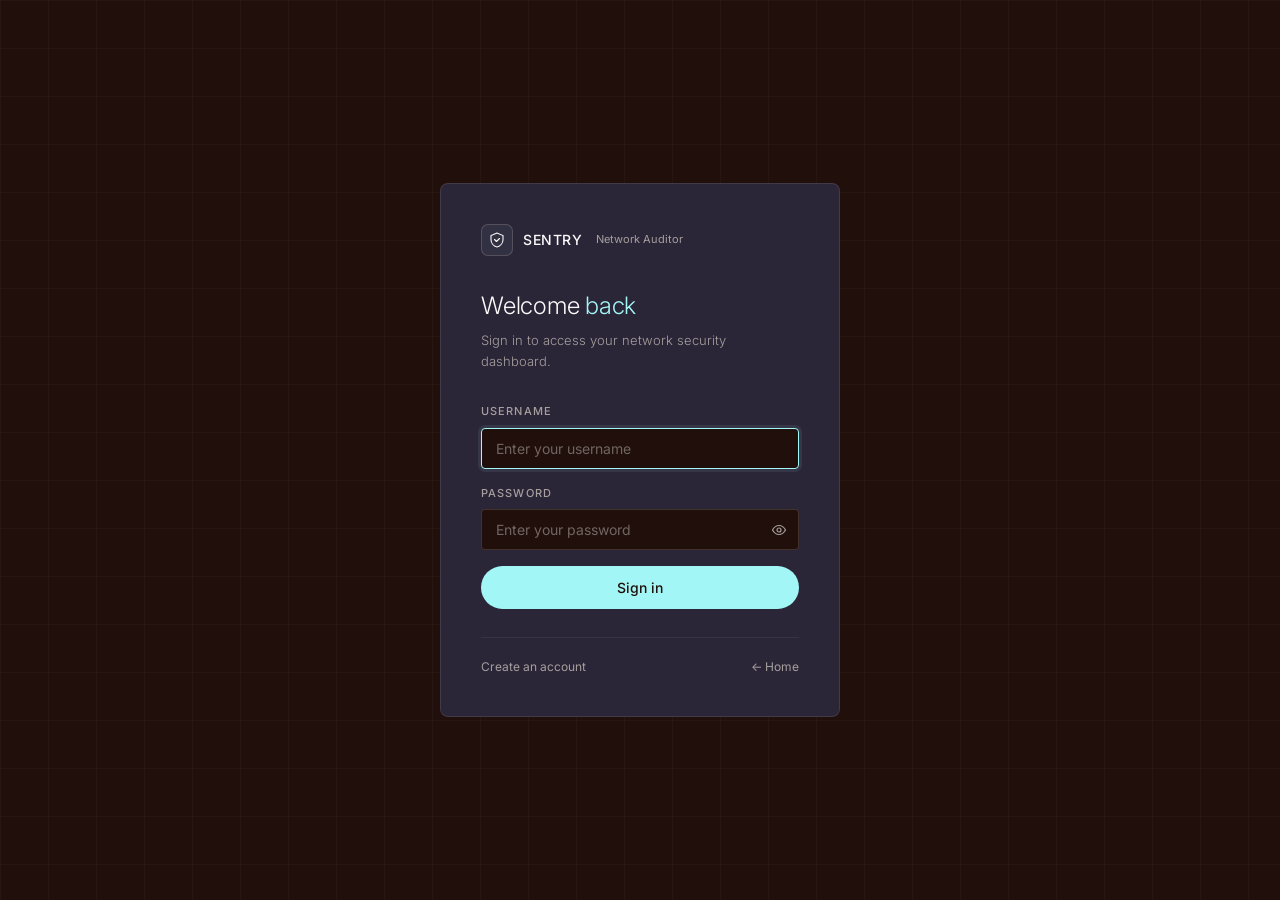
<file: ui/login.html>
<!DOCTYPE html>
<html lang="en">
<head>
<meta charset="UTF-8"/>
<meta name="viewport" content="width=device-width,initial-scale=1.0"/>
<title>Sentry - Login</title>
<link rel="preconnect" href="https://fonts.googleapis.com"/>
<link rel="preconnect" href="https://fonts.gstatic.com" crossorigin/>
<link href="https://fonts.googleapis.com/css2?family=Inter:wght@300;500&family=JetBrains+Mono:wght@300&display=swap" rel="stylesheet"/>
<style>
*,*::before,*::after{box-sizing:border-box;margin:0;padding:0}
:root{
  --cocoa:  #200f0a;
  --plum:   #2b2538;
  --cream:  #fcfaf9;
  --sand:   #e3ccc0;
  --stone:  #a69f9d;
  --mint:   #a2f6f5;
  --iris:   #858df9;
  --red:    #f87171;
  --font:   'Inter',ui-sans-serif,system-ui,sans-serif;
  --mono:   'JetBrains Mono',ui-monospace,monospace;
  --ease:   cubic-bezier(0.16,1,0.3,1);
}
html{height:100%}
body{
  background:var(--cocoa);color:var(--cream);
  font-family:var(--font);font-size:15px;
  line-height:1.5;min-height:100vh;
  display:flex;flex-direction:column;
  align-items:center;justify-content:center;
  padding:24px;
}
:focus-visible{outline:2px solid var(--mint);outline-offset:3px;border-radius:4px}

/* - Background grid - */
body::before{
  content:'';position:fixed;inset:0;z-index:0;
  background-image:
    linear-gradient(rgba(227,204,192,0.04) 1px, transparent 1px),
    linear-gradient(90deg, rgba(227,204,192,0.04) 1px, transparent 1px);
  background-size:48px 48px;
  pointer-events:none;
}

/* - Card - */
.card{
  position:relative;z-index:1;
  background:var(--plum);
  border:1px solid rgba(227,204,192,0.12);
  border-radius:8px;
  padding:40px;
  width:100%;max-width:400px;
  animation:cardIn 0.6s var(--ease) both;
}
@keyframes cardIn{
  from{opacity:0;transform:translateY(20px) scale(0.98)}
  to  {opacity:1;transform:translateY(0)    scale(1)}
}

/* - Logo - */
.logo{
  display:flex;align-items:center;gap:10px;
  margin-bottom:32px;
}
.logo-mark{
  width:32px;height:32px;border-radius:7px;
  border:1px solid rgba(227,204,192,0.2);
  display:flex;align-items:center;justify-content:center;
  background:rgba(162,246,245,0.06);
}
.logo-name{font-size:14px;font-weight:500;letter-spacing:0.04em;color:var(--cream)}
.logo-sub{font-size:11px;color:var(--stone);margin-left:4px}

/* - Heading - */
.heading{
  font-size:24px;font-weight:300;
  letter-spacing:-0.01em;color:var(--cream);
  margin-bottom:6px;
}
.heading .mint{color:var(--mint)}
.subheading{
  font-size:13px;font-weight:300;color:var(--stone);
  margin-bottom:32px;line-height:1.6;
}

/* - Form - */
.field{margin-bottom:16px}
.field label{
  display:block;font-size:11px;font-weight:500;
  letter-spacing:0.1em;text-transform:uppercase;
  color:var(--stone);margin-bottom:8px;
}
.field input{
  font-family:var(--font);font-size:14px;
  color:var(--cream);background:var(--cocoa);
  border:1px solid rgba(227,204,192,0.18);
  border-radius:4px;padding:11px 14px;
  outline:none;width:100%;
  transition:border-color 0.15s,box-shadow 0.15s;
}
.field input::placeholder{color:var(--stone);opacity:0.6}
.field input:focus{
  border-color:var(--mint);
  box-shadow:0 0 0 3px rgba(162,246,245,0.08);
}

/*.field input::-ms-reveal{display:none}
Wrapper keeps input padding free for the eye button */
.pw-wrap{position:relative}
.pw-wrap input{padding-right:44px}
.eye-btn{
  position:absolute;top:50%;right:6px;transform:translateY(-50%);
  background:none;border:none;cursor:pointer;
  padding:6px;line-height:0;border-radius:4px;
  color:var(--stone);transition:color 0.15s;
}
.eye-btn:hover{color:var(--cream)}
.eye-btn svg{width:16px;height:16px}
.eye-btn .eye-off{display:none}
.eye-btn.revealed .eye-on{display:none}
.eye-btn.revealed .eye-off{display:inline}

/* - Banner state - */
.error-banner{
  display:flex;align-items:center;gap:10px;
  background:rgba(248,113,113,0.08);
  border:1px solid rgba(248,113,113,0.25);
  border-radius:6px;padding:11px 14px;
  margin-bottom:20px;
  animation:shake 0.4s var(--ease);
}
@keyframes shake{
  0%,100%{transform:translateX(0)}
  20%    {transform:translateX(-6px)}
  40%    {transform:translateX(6px)}
  60%    {transform:translateX(-4px)}
  80%    {transform:translateX(4px)}
}
.error-icon{
  width:16px;height:16px;border-radius:50%;
  background:rgba(248,113,113,0.2);
  display:flex;align-items:center;justify-content:center;flex-shrink:0;
}
.error-text{font-size:13px;color:var(--red)}

/* - Banner variants - */
.error-banner.success{background:rgba(162,246,245,0.08);border-color:rgba(162,246,245,0.3)}
.error-banner.success .error-text{color:var(--mint)}
.error-banner.success .error-icon{background:rgba(162,246,245,0.2)}
.error-banner.success .error-icon svg{display:none}

/* - Submit button - */
.btn-submit{
  font-family:var(--font);font-size:14px;font-weight:500;
  color:var(--cocoa);background:var(--mint);
  border:none;border-radius:9999px;
  padding:13px 0;width:100%;cursor:pointer;
  margin-top:8px;
  transition:opacity 0.15s,transform 0.1s;
  display:flex;align-items:center;justify-content:center;gap:8px;
}
.btn-submit:hover{opacity:0.88;transform:translateY(-1px)}
.btn-submit:active{transform:translateY(0)}
.btn-submit:disabled{opacity:0.4;cursor:not-allowed;transform:none}

/* - Spinner - */
.spinner{
  width:14px;height:14px;border-radius:50%;
  border:2px solid rgba(32,15,10,0.3);
  border-top-color:var(--cocoa);
  animation:spin 0.7s linear infinite;
  display:none;
}
@keyframes spin{to{transform:rotate(360deg)}}

/* - Footer note - */
.card-footer{
  margin-top:28px;padding-top:20px;
  border-top:1px solid rgba(227,204,192,0.08);
  display:flex;align-items:center;justify-content:space-between;
}
.card-footer a{
  font-size:12px;color:var(--stone);text-decoration:none;
  transition:color 0.15s;
}
.card-footer a:hover{color:var(--cream)}
.card-footer .hint{
  font-family:var(--mono);font-size:11px;
  color:var(--stone);letter-spacing:0.04em;
  display:flex;align-items:center;gap:6px;
}
.hint-dot{
  width:5px;height:5px;border-radius:50%;background:var(--mint);
  box-shadow:0 0 6px rgba(162,246,245,0.5);
}
</style>
</head>
<body>

<div class="card" role="main">

  <!-- Logo -->
  <div class="logo">
    <div class="logo-mark" aria-hidden="true">
      <svg width="16" height="16" viewBox="0 0 16 16" fill="none">
        <path d="M8 1L2 3.5V7.5C2 11 4.5 14.2 8 15C11.5 14.2 14 11 14 7.5V3.5L8 1Z"
          stroke="#fcfaf9" stroke-width="1.1" fill="none"/>
        <path d="M5.5 7.5l2 2 3-3" stroke="#fcfaf9"
          stroke-width="1.1" stroke-linecap="round" stroke-linejoin="round"/>
      </svg>
    </div>
    <span class="logo-name">SENTRY</span>
    <span class="logo-sub">Network Auditor</span>
  </div>

  <!-- Heading -->
  <h1 class="heading">
    Welcome <span class="mint">back</span>
  </h1>
  <p class="subheading">
    Sign in to access your network security dashboard.
  </p>

  <!-- Status banner - content depends on ?error= / ?verified= params -->
  <div id="error-banner" class="error-banner" style="display:none"
    role="alert" aria-live="assertive">
    <div class="error-icon" aria-hidden="true">
      <svg width="8" height="8" viewBox="0 0 8 8" fill="none">
        <path d="M4 2v3M4 6.5v.5" stroke="#f87171" stroke-width="1.2" stroke-linecap="round"/>
      </svg>
    </div>
    <p class="error-text" id="banner-text">Incorrect username or password. Please try again.</p>
  </div>

  <!-- Login form -->
  <form id="login-form" method="POST" action="/login" novalidate>

    <div class="field">
      <label for="username">Username</label>
      <input
        id="username" name="username" type="text"
        placeholder="Enter your username"
        autocomplete="username"
        required autofocus/>
    </div>

    <div class="field">
      <label for="password">Password</label>
      <div class="pw-wrap">
        <input
          id="password" name="password" type="password"
          placeholder="Enter your password"
          autocomplete="current-password"
          required/>
        <button type="button" class="eye-btn" id="eye-btn" aria-label="Show password">
          <svg class="eye-on" viewBox="0 0 16 16" fill="none" stroke="currentColor" stroke-width="1.2"><path d="M1.5 8s2.5-4.5 6.5-4.5S14.5 8 14.5 8 12 12.5 8 12.5 1.5 8 1.5 8Z"/><circle cx="8" cy="8" r="2"/></svg>
          <svg class="eye-off" viewBox="0 0 16 16" fill="none" stroke="currentColor" stroke-width="1.2"><path d="M1.5 8s2.5-4.5 6.5-4.5S14.5 8 14.5 8 12 12.5 8 12.5 1.5 8 1.5 8Z"/><path d="M3 13 13 3"/></svg>
        </button>
      </div>
    </div>

    <button type="submit" class="btn-submit" id="btn-submit">
      <span class="spinner" id="spinner" aria-hidden="true"></span>
      <span id="btn-text">Sign in</span>
    </button>

  </form>

  <!-- Footer -->
  <div class="card-footer">
    <a href="/register">Create an account</a>
    <a href="/landing.html">← Home</a>
  </div>

</div>

<script>
// Show the right banner depending on ?error= / ?verified= params
// Show the right banner depending on ?error= / ?verified= params
(function(){
  const params = new URLSearchParams(location.search);
  const banner = document.getElementById('error-banner');
  const text   = document.getElementById('banner-text');

  const messages = {
    '1':            'Incorrect username or password. Please try again.',
    'unverified':   'Your email has not been verified yet - check your inbox for the verification link before signing in.',
    'missing_token':'Verification link is incomplete. Please request a new verification email.',
    'invalid_token':'That verification link is invalid or has expired. Sign in and resend the verification email.',
  };

  let shownWith = null;
  if (params.get('verified') === '1') {
    banner.classList.add('success');
    text.textContent = 'Email verified! Your account is active - you can sign in now.';
    shownWith = 'success';
  } else if (messages[params.get('error')]) {
    text.textContent = messages[params.get('error')];
    shownWith = 'error';
  }

  if (shownWith) {
    banner.style.display = 'flex';
    if (shownWith === 'error') {
      // Shake the password field too
      const pwd = document.getElementById('password');
      pwd.style.borderColor = 'rgba(248,113,113,0.5)';
      pwd.focus();
    }
  }
})();

document.getElementById('login-form').addEventListener('submit', function(){
  const btn     = document.getElementById('btn-submit');
  const spinner = document.getElementById('spinner');
  const text    = document.getElementById('btn-text');
  btn.disabled        = true;
  spinner.style.display = 'block';
  text.textContent    = 'Signing in...';
});

// Show / hide password toggle
(function(){
  const eye   = document.getElementById('eye-btn');
  const input = document.getElementById('password');
  eye.addEventListener('click', function(){
    const show = input.type === 'password';
    input.type = show ? 'text' : 'password';
    eye.classList.toggle('revealed', show);
    eye.setAttribute('aria-label', show ? 'Hide password' : 'Show password');
    input.focus({preventScroll:true});
  });
})();
</script>
</body>
</html>
</file>
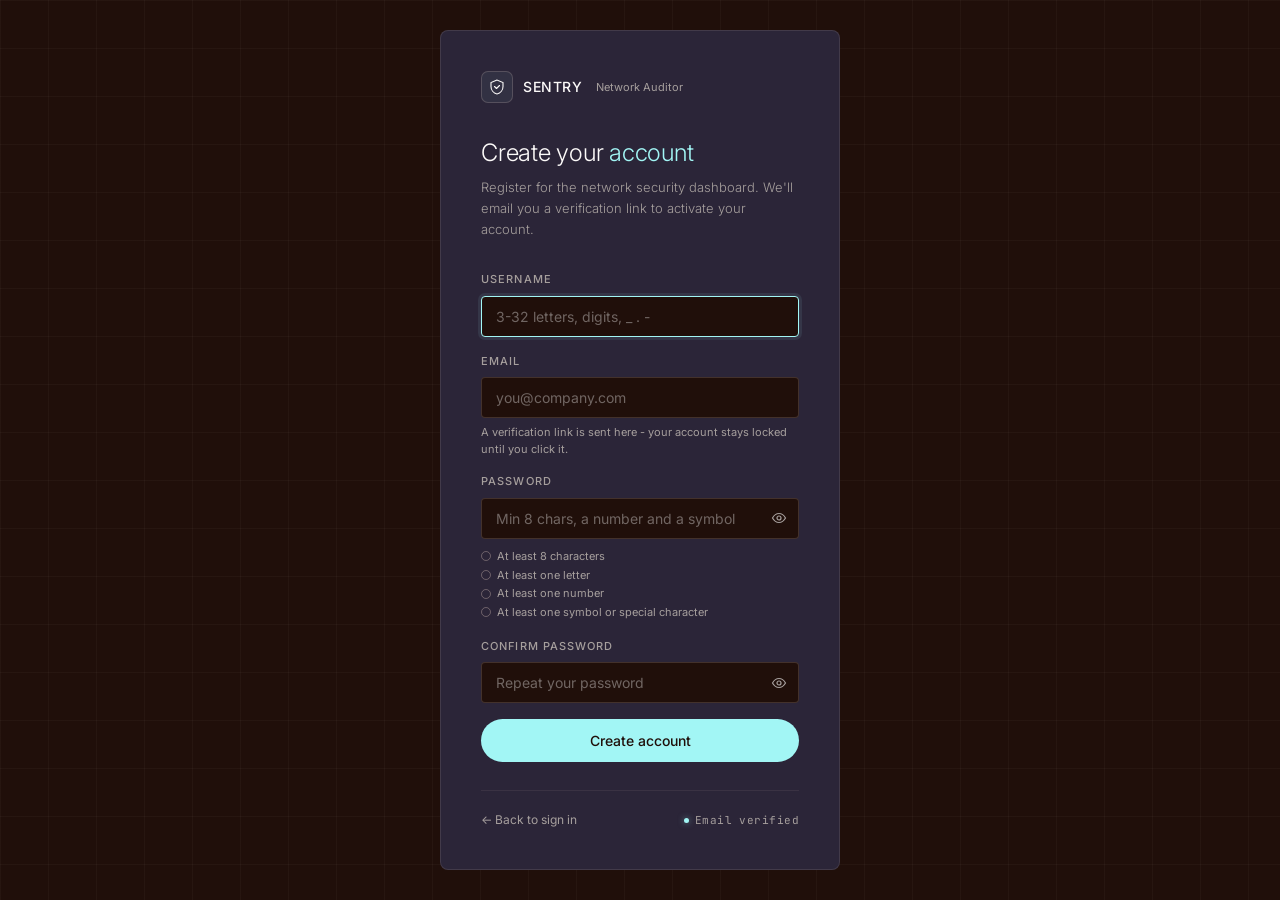
<file: ui/register.html>
<!DOCTYPE html>
<html lang="en">
<head>
<meta charset="UTF-8"/>
<meta name="viewport" content="width=device-width,initial-scale=1.0"/>
<title>Sentry - Create Account</title>
<link rel="preconnect" href="https://fonts.googleapis.com"/>
<link rel="preconnect" href="https://fonts.gstatic.com" crossorigin/>
<link href="https://fonts.googleapis.com/css2?family=Inter:wght@300;500&family=JetBrains+Mono:wght@300&display=swap" rel="stylesheet"/>
<style>
*,*::before,*::after{box-sizing:border-box;margin:0;padding:0}
:root{
  --cocoa:  #200f0a;
  --plum:   #2b2538;
  --cream:  #fcfaf9;
  --sand:   #e3ccc0;
  --stone:  #a69f9d;
  --mint:   #a2f6f5;
  --iris:   #858df9;
  --red:    #f87171;
  --font:   'Inter',ui-sans-serif,system-ui,sans-serif;
  --mono:   'JetBrains Mono',ui-monospace,monospace;
  --ease:   cubic-bezier(0.16,1,0.3,1);
}
html{height:100%}
body{
  background:var(--cocoa);color:var(--cream);
  font-family:var(--font);font-size:15px;
  line-height:1.5;min-height:100vh;
  display:flex;flex-direction:column;
  align-items:center;justify-content:center;
  padding:24px;
}
:focus-visible{outline:2px solid var(--mint);outline-offset:3px;border-radius:4px}

/* - Background grid - */
body::before{
  content:'';position:fixed;inset:0;z-index:0;
  background-image:
    linear-gradient(rgba(227,204,192,0.04) 1px, transparent 1px),
    linear-gradient(90deg, rgba(227,204,192,0.04) 1px, transparent 1px);
  background-size:48px 48px;
  pointer-events:none;
}

/* - Card - */
.card{
  position:relative;z-index:1;
  background:var(--plum);
  border:1px solid rgba(227,204,192,0.12);
  border-radius:8px;
  padding:40px;
  width:100%;max-width:400px;
  animation:cardIn 0.6s var(--ease) both;
}
@keyframes cardIn{
  from{opacity:0;transform:translateY(20px) scale(0.98)}
  to  {opacity:1;transform:translateY(0)    scale(1)}
}

/* - Logo - */
.logo{
  display:flex;align-items:center;gap:10px;
  margin-bottom:32px;
}
.logo-mark{
  width:32px;height:32px;border-radius:7px;
  border:1px solid rgba(227,204,192,0.2);
  display:flex;align-items:center;justify-content:center;
  background:rgba(162,246,245,0.06);
}
.logo-name{font-size:14px;font-weight:500;letter-spacing:0.04em;color:var(--cream)}
.logo-sub{font-size:11px;color:var(--stone);margin-left:4px}

/* - Heading - */
.heading{
  font-size:24px;font-weight:300;
  letter-spacing:-0.01em;color:var(--cream);
  margin-bottom:6px;
}
.heading .mint{color:var(--mint)}
.subheading{
  font-size:13px;font-weight:300;color:var(--stone);
  margin-bottom:32px;line-height:1.6;
}

/* - Form - */
.field{margin-bottom:16px}
.field label{
  display:block;font-size:11px;font-weight:500;
  letter-spacing:0.1em;text-transform:uppercase;
  color:var(--stone);margin-bottom:8px;
}
.field input{
  font-family:var(--font);font-size:14px;
  color:var(--cream);background:var(--cocoa);
  border:1px solid rgba(227,204,192,0.18);
  border-radius:4px;padding:11px 14px;
  outline:none;width:100%;
  transition:border-color 0.15s,box-shadow 0.15s;
}
.field input::placeholder{color:var(--stone);opacity:0.6}
.field input:focus{
  border-color:var(--mint);
  box-shadow:0 0 0 3px rgba(162,246,245,0.08);
}
.field-note{font-size:11px;color:var(--stone);margin-top:6px}

/* - Banner - */
.banner{
  display:flex;align-items:flex-start;gap:10px;
  border-radius:6px;padding:11px 14px;
  margin-bottom:20px;
  animation:shake 0.4s var(--ease);
}
.banner.error{
  background:rgba(248,113,113,0.08);
  border:1px solid rgba(248,113,113,0.25);
}
.banner.success{
  background:rgba(162,246,245,0.08);
  border:1px solid rgba(162,246,245,0.3);
  animation:none;
}
.banner-text{font-size:13px;color:var(--red);line-height:1.5}
.banner.success .banner-text{color:var(--mint)}

/*.field input::-ms-reveal{display:none}
Brown-gray wrapper keeps input padding at right for the eye button */
.pw-wrap{position:relative}
.pw-wrap input{padding-right:44px}
.eye-btn{
  position:absolute;top:50%;right:6px;transform:translateY(-50%);
  background:none;border:none;cursor:pointer;
  padding:6px;line-height:0;border-radius:4px;
  color:var(--stone);transition:color 0.15s;
}
.eye-btn:hover{color:var(--cream)}
.eye-btn svg{width:16px;height:16px}
.eye-btn .eye-off{display:none}
.eye-btn.revealed .eye-on{display:none}
.eye-btn.revealed .eye-off{display:inline}

/* Requirements checklist */
.pw-requirements{
  margin-top:8px;font-size:11px;color:var(--stone);
  line-height:1.7;list-style:none;padding:0;
}
.pw-requirements li{display:flex;align-items:center;gap:6px}
.pw-requirements li::before{
  content:'';width:10px;height:10px;border-radius:50%;flex-shrink:0;
  border:1px solid rgba(227,204,192,0.35);
  transition:background 0.2s,border-color 0.2s;
}
.pw-requirements li.met{color:var(--mint)}
.pw-requirements li.met::before{
  background:var(--mint);border-color:var(--mint);
}

/* - Submit button - */
.btn-submit{
  font-family:var(--font);font-size:14px;font-weight:500;
  color:var(--cocoa);background:var(--mint);
  border:none;border-radius:9999px;
  padding:13px 0;width:100%;cursor:pointer;
  margin-top:8px;
  transition:opacity 0.15s,transform 0.1s;
  display:flex;align-items:center;justify-content:center;gap:8px;
}
.btn-submit:hover{opacity:0.88;transform:translateY(-1px)}
.btn-submit:active{transform:translateY(0)}
.btn-submit:disabled{opacity:0.4;cursor:not-allowed;transform:none}

/* - Spinner - */
.spinner{
  width:14px;height:14px;border-radius:50%;
  border:2px solid rgba(32,15,10,0.3);
  border-top-color:var(--cocoa);
  animation:spin 0.7s linear infinite;
  display:none;
}
@keyframes spin{to{transform:rotate(360deg)}}

/* - Footer note - */
.card-footer{
  margin-top:28px;padding-top:20px;
  border-top:1px solid rgba(227,204,192,0.08);
  display:flex;align-items:center;justify-content:space-between;
}
.card-footer a{
  font-size:12px;color:var(--stone);text-decoration:none;
  transition:color 0.15s;
}
.card-footer a:hover{color:var(--cream)}
.card-footer .hint{
  font-family:var(--mono);font-size:11px;
  color:var(--stone);letter-spacing:0.04em;
  display:flex;align-items:center;gap:6px;
}
.hint-dot{
  width:5px;height:5px;border-radius:50%;background:var(--mint);
  box-shadow:0 0 6px rgba(162,246,245,0.5);
}
</style>
</head>
<body>

<div class="card" role="main">

  <!-- Logo -->
  <div class="logo">
    <div class="logo-mark" aria-hidden="true">
      <svg width="16" height="16" viewBox="0 0 16 16" fill="none">
        <path d="M8 1L2 3.5V7.5C2 11 4.5 14.2 8 15C11.5 14.2 14 11 14 7.5V3.5L8 1Z"
          stroke="#fcfaf9" stroke-width="1.1" fill="none"/>
        <path d="M5.5 7.5l2 2 3-3" stroke="#fcfaf9"
          stroke-width="1.1" stroke-linecap="round" stroke-linejoin="round"/>
      </svg>
    </div>
    <span class="logo-name">SENTRY</span>
    <span class="logo-sub">Network Auditor</span>
  </div>

  <!-- Heading -->
  <h1 class="heading">
    Create your <span class="mint">account</span>
  </h1>
  <p class="subheading">
    Register for the network security dashboard. We'll email you a
    verification link to activate your account.
  </p>

  <!-- Error banner -->
  <div id="error-banner" class="banner error" style="display:none"
    role="alert" aria-live="assertive">
    <p class="banner-text" id="error-text">Registration failed. Please try again.</p>
  </div>

  <!-- Success banner -->
  <div id="success-banner" class="banner success" style="display:none" role="status">
    <p class="banner-text" id="success-text"></p>
  </div>

  <!-- Registration form -->
  <form id="register-form" novalidate>

    <div class="field">
      <label for="username">Username</label>
      <input
        id="username" name="username" type="text"
        placeholder="3-32 letters, digits, _ . -"
        autocomplete="username"
        required autofocus/>
    </div>

    <div class="field">
      <label for="email">Email</label>
      <input
        id="email" name="email" type="email"
        placeholder="you@company.com"
        autocomplete="email"
        required/>
      <p class="field-note">A verification link is sent here - your account stays locked until you click it.</p>
    </div>

    <div class="field">
      <label for="password">Password</label>
      <div class="pw-wrap">
        <input
          id="password" name="password" type="password"
          placeholder="Min 8 chars, a number and a symbol"
          autocomplete="new-password"
          minlength="8"
          required/>
        <button type="button" class="eye-btn" data-eye="password" aria-label="Show password">
          <svg class="eye-on" viewBox="0 0 16 16" fill="none" stroke="currentColor" stroke-width="1.2"><path d="M1.5 8s2.5-4.5 6.5-4.5S14.5 8 14.5 8 12 12.5 8 12.5 1.5 8 1.5 8Z"/><circle cx="8" cy="8" r="2"/></svg>
          <svg class="eye-off" viewBox="0 0 16 16" fill="none" stroke="currentColor" stroke-width="1.2"><path d="M1.5 8s2.5-4.5 6.5-4.5S14.5 8 14.5 8 12 12.5 8 12.5 1.5 8 1.5 8Z"/><path d="M3 13 13 3"/></svg>
        </button>
      </div>
      <ul class="pw-requirements" id="pw-reqs">
        <li data-req="len">At least 8 characters</li>
        <li data-req="letter">At least one letter</li>
        <li data-req="num">At least one number</li>
        <li data-req="sym">At least one symbol or special character</li>
      </ul>
    </div>

    <div class="field">
      <label for="confirm">Confirm password</label>
      <div class="pw-wrap">
        <input
          id="confirm" name="confirm" type="password"
          placeholder="Repeat your password"
          autocomplete="new-password"
          required/>
        <button type="button" class="eye-btn" data-eye="confirm" aria-label="Show password">
          <svg class="eye-on" viewBox="0 0 16 16" fill="none" stroke="currentColor" stroke-width="1.2"><path d="M1.5 8s2.5-4.5 6.5-4.5S14.5 8 14.5 8 12 12.5 8 12.5 1.5 8 1.5 8Z"/><circle cx="8" cy="8" r="2"/></svg>
          <svg class="eye-off" viewBox="0 0 16 16" fill="none" stroke="currentColor" stroke-width="1.2"><path d="M1.5 8s2.5-4.5 6.5-4.5S14.5 8 14.5 8 12 12.5 8 12.5 1.5 8 1.5 8Z"/><path d="M3 13 13 3"/></svg>
        </button>
      </div>
    </div>

    <button type="submit" class="btn-submit" id="btn-submit">
      <span class="spinner" id="spinner" aria-hidden="true"></span>
      <span id="btn-text">Create account</span>
    </button>

  </form>

  <!-- Footer -->
  <div class="card-footer">
    <a href="/login">← Back to sign in</a>
    <span class="hint">
      <span class="hint-dot" aria-hidden="true"></span>
      Email verified
    </span>
  </div>

</div>

<script>
(function(){
  const form = document.getElementById('register-form');
  const btn = document.getElementById('btn-submit');
  const spinner = document.getElementById('spinner');
  const btnText = document.getElementById('btn-text');
  const errBanner = document.getElementById('error-banner');
  const errText = document.getElementById('error-text');
  const okBanner = document.getElementById('success-banner');
  const okText = document.getElementById('success-text');

  function showError(msg){
    errText.textContent = msg;
    errBanner.style.display = 'flex';
    okBanner.style.display = 'none';
  }

  // - Show / hide password toggles -
  document.querySelectorAll('.eye-btn').forEach(btn => {
    btn.addEventListener('click', function(){
      const input = document.getElementById(this.dataset.eye);
      const show  = input.type === 'password';
      input.type  = show ? 'text' : 'password';
      this.classList.toggle('revealed', show);
      this.setAttribute('aria-label', show ? 'Hide password' : 'Show password');
      input.focus({preventScroll:true});
    });
  });

  // - Block pasting into password fields -
  document.querySelectorAll('input[type="password"]').forEach(inp => {
    inp.addEventListener('paste', e => e.preventDefault());
    inp.addEventListener('drop',  e => e.preventDefault());
  });

  // - Live requirement checklist -
  const reqItems = document.querySelectorAll('#pw-reqs li');
  function passwordProblem(pw){
    if (pw.length < 8)  return 'Password must be at least 8 characters.';
    if (!/[A-Za-z]/.test(pw)) return 'Password must contain at least one letter.';
    if (!/[0-9]/.test(pw))    return 'Password must contain at least one number.';
    if (!/[^A-Za-z0-9]/.test(pw)) return 'Password must contain at least one special character or symbol.';
    return null;
  }
  document.getElementById('password').addEventListener('input', function(){
    const pw = this.value;
    const checks = [
      ['len',    pw.length >= 8],
      ['letter', /[A-Za-z]/.test(pw)],
      ['num',    /[0-9]/.test(pw)],
      ['sym',    /[^A-Za-z0-9]/.test(pw)],
    ];
    checks.forEach(([k, ok]) => {
      const li = document.querySelector('#pw-reqs li[data-req="' + k + '"]');
      li.classList.toggle('met', ok);
    });
  });

  form.addEventListener('submit', async function(e){
    e.preventDefault();
    errBanner.style.display = 'none';

    const pw   = document.getElementById('password').value;
    const conf = document.getElementById('confirm').value;

    const pwError = passwordProblem(pw);
    if (pwError) { showError(pwError); document.getElementById('password').focus(); return; }
    if (pw !== conf) {
      showError('Passwords do not match. Please retype them.');
      document.getElementById('confirm').focus();
      return;
    }

    const body = {
      username: document.getElementById('username').value.trim(),
      email:    document.getElementById('email').value.trim(),
      password: pw,
    };

    btn.disabled = true;
    spinner.style.display = 'block';
    btnText.textContent = 'Creating account...';

    try {
      const res = await fetch('/api/register', {
        method: 'POST',
        headers: {'Content-Type': 'application/json'},
        body: JSON.stringify(body),
      });
      const data = await res.json().catch(() => ({}));

      if (res.ok) {
        form.style.display = 'none';
        okText.textContent = data.message || 'Account created - check your email to verify.';
        if (data.verify_link) {
          okText.textContent += ' (Or click here to verify manually: ' + data.verify_link + ')';
        }
        okBanner.style.display = 'flex';
      } else {
        showError(data.error || 'Registration failed. Please try again.');
      }
    } catch {
      showError('Could not reach the server. Please try again.');
    } finally {
      btn.disabled = false;
      spinner.style.display = 'none';
      btnText.textContent = 'Create account';
    }
  });
})();
</script>
</body>
</html>
</file>
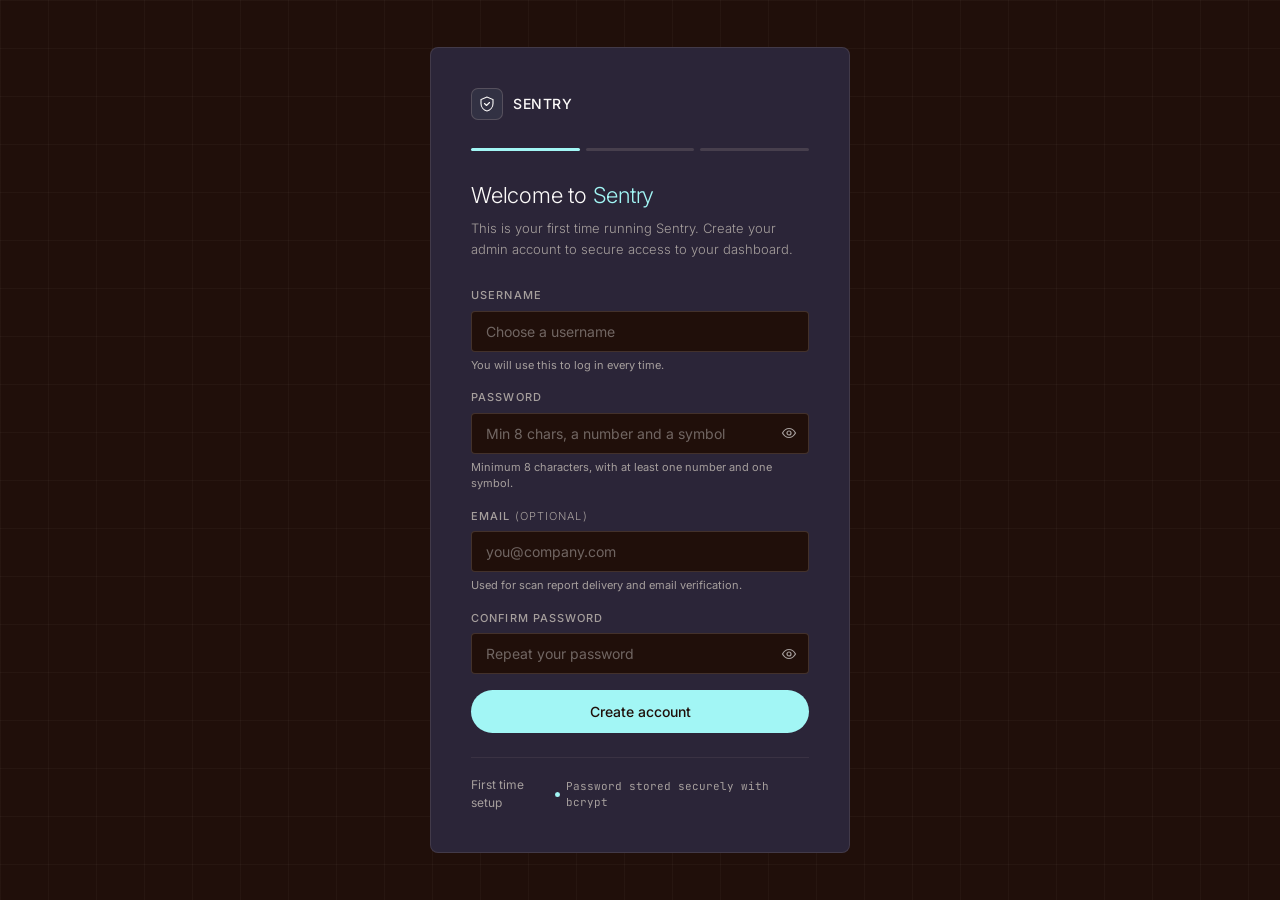
<file: ui/setup.html>
<!DOCTYPE html>
<html lang="en">
<head>
<meta charset="UTF-8"/>
<meta name="viewport" content="width=device-width,initial-scale=1.0"/>
<title>Sentry - Setup</title>
<link rel="preconnect" href="https://fonts.googleapis.com"/>
<link rel="preconnect" href="https://fonts.gstatic.com" crossorigin/>
<link href="https://fonts.googleapis.com/css2?family=Inter:wght@300;500&family=JetBrains+Mono:wght@300&display=swap" rel="stylesheet"/>
<style>
*,*::before,*::after{box-sizing:border-box;margin:0;padding:0}
:root{
  --cocoa:  #200f0a;
  --plum:   #2b2538;
  --cream:  #fcfaf9;
  --sand:   #e3ccc0;
  --stone:  #a69f9d;
  --mint:   #a2f6f5;
  --iris:   #858df9;
  --red:    #f87171;
  --green:  #4ade80;
  --font:   'Inter',ui-sans-serif,system-ui,sans-serif;
  --mono:   'JetBrains Mono',ui-monospace,monospace;
  --ease:   cubic-bezier(0.16,1,0.3,1);
}
html{height:100%}
body{
  background:var(--cocoa);color:var(--cream);
  font-family:var(--font);font-size:15px;
  line-height:1.5;min-height:100vh;
  display:flex;flex-direction:column;
  align-items:center;justify-content:center;
  padding:24px;
}
:focus-visible{outline:2px solid var(--mint);outline-offset:3px;border-radius:4px}
body::before{
  content:'';position:fixed;inset:0;z-index:0;
  background-image:
    linear-gradient(rgba(227,204,192,0.04) 1px,transparent 1px),
    linear-gradient(90deg,rgba(227,204,192,0.04) 1px,transparent 1px);
  background-size:48px 48px;pointer-events:none;
}

.card{
  position:relative;z-index:1;
  background:var(--plum);
  border:1px solid rgba(227,204,192,0.12);
  border-radius:8px;padding:40px;
  width:100%;max-width:420px;
  animation:cardIn 0.6s var(--ease) both;
}
@keyframes cardIn{
  from{opacity:0;transform:translateY(20px) scale(0.98)}
  to  {opacity:1;transform:translateY(0)    scale(1)}
}

/* Logo */
.logo{display:flex;align-items:center;gap:10px;margin-bottom:28px}
.logo-mark{
  width:32px;height:32px;border-radius:7px;
  border:1px solid rgba(227,204,192,0.2);
  display:flex;align-items:center;justify-content:center;
  background:rgba(162,246,245,0.06);
}
.logo-name{font-size:14px;font-weight:500;letter-spacing:0.04em}

/* Step indicator */
.steps{
  display:flex;gap:6px;margin-bottom:28px;
}
.step-dot{
  height:3px;border-radius:99px;flex:1;
  background:rgba(227,204,192,0.15);transition:background 0.3s;
}
.step-dot.active{background:var(--mint)}
.step-dot.done  {background:rgba(162,246,245,0.4)}

/* Headings */
.heading{
  font-size:22px;font-weight:300;
  letter-spacing:-0.01em;margin-bottom:6px;
}
.heading .mint{color:var(--mint)}
.subheading{font-size:13px;font-weight:300;color:var(--stone);margin-bottom:28px;line-height:1.6}

/* Fields */
.field{margin-bottom:16px}
.field label{
  display:block;font-size:11px;font-weight:500;
  letter-spacing:0.1em;text-transform:uppercase;
  color:var(--stone);margin-bottom:7px;
}
.field input{
  font-family:var(--font);font-size:14px;
  color:var(--cream);background:var(--cocoa);
  border:1px solid rgba(227,204,192,0.18);
  border-radius:4px;padding:11px 14px;
  outline:none;width:100%;
  transition:border-color 0.15s,box-shadow 0.15s;
}
.field input::placeholder{color:var(--stone);opacity:0.6}
.field input:focus{
  border-color:var(--mint);
  box-shadow:0 0 0 3px rgba(162,246,245,0.08);
}
.field input.error{border-color:rgba(248,113,113,0.5)}

/* Password strength */
.strength-wrap{margin-top:6px;display:none}
.strength-track{
  height:2px;background:rgba(227,204,192,0.12);
  border-radius:99px;overflow:hidden;margin-bottom:4px;
}
.strength-fill{height:100%;width:0;border-radius:99px;transition:width 0.3s,background 0.3s}
.strength-label{font-size:11px;color:var(--stone)}

/* Hint */
.field-hint{font-size:11px;color:var(--stone);margin-top:5px}

/* Eye toggle + paste-block wrapper */
.pw-wrap{position:relative}
.pw-wrap input{padding-right:44px}
.eye-btn{
  position:absolute;top:50%;right:6px;transform:translateY(-50%);
  background:none;border:none;cursor:pointer;
  padding:6px;line-height:0;border-radius:4px;
  color:var(--stone);transition:color 0.15s;
}
.eye-btn:hover{color:var(--cream)}
.eye-btn svg{width:16px;height:16px}
.eye-btn .eye-off{display:none}
.eye-btn.revealed .eye-on{display:none}
.eye-btn.revealed .eye-off{display:inline}

/* Error banner */
.error-banner{
  display:none;align-items:center;gap:10px;
  background:rgba(248,113,113,0.08);
  border:1px solid rgba(248,113,113,0.25);
  border-radius:6px;padding:11px 14px;
  margin-bottom:18px;
}
.error-banner.show{display:flex}
.error-text{font-size:13px;color:var(--red)}

/* Button */
.btn-submit{
  font-family:var(--font);font-size:14px;font-weight:500;
  color:var(--cocoa);background:var(--mint);
  border:none;border-radius:9999px;
  padding:13px 0;width:100%;cursor:pointer;
  margin-top:8px;
  transition:opacity 0.15s,transform 0.1s;
  display:flex;align-items:center;justify-content:center;gap:8px;
}
.btn-submit:hover{opacity:0.88;transform:translateY(-1px)}
.btn-submit:active{transform:translateY(0)}
.btn-submit:disabled{opacity:0.4;cursor:not-allowed;transform:none}

.spinner{
  width:14px;height:14px;border-radius:50%;
  border:2px solid rgba(32,15,10,0.3);
  border-top-color:var(--cocoa);
  animation:spin 0.7s linear infinite;display:none;
}
@keyframes spin{to{transform:rotate(360deg)}}

/* Success state */
.success-state{
  display:none;text-align:center;padding:16px 0;
}
.success-icon{
  width:52px;height:52px;border-radius:50%;
  background:rgba(74,222,128,0.1);
  border:1px solid rgba(74,222,128,0.3);
  display:flex;align-items:center;justify-content:center;
  margin:0 auto 16px;
}
.success-title{font-size:18px;font-weight:300;margin-bottom:8px}
.success-sub{font-size:13px;color:var(--stone);margin-bottom:24px}

/* Footer */
.card-footer{
  margin-top:24px;padding-top:18px;
  border-top:1px solid rgba(227,204,192,0.08);
  display:flex;align-items:center;justify-content:space-between;
}
.card-footer .hint{
  font-family:var(--mono);font-size:11px;
  color:var(--stone);display:flex;align-items:center;gap:6px;
}
.hint-dot{width:5px;height:5px;border-radius:50%;background:var(--mint)}
</style>
</head>
<body>
<div class="card" role="main">

  <!-- Logo -->
  <div class="logo">
    <div class="logo-mark" aria-hidden="true">
      <svg width="16" height="16" viewBox="0 0 16 16" fill="none">
        <path d="M8 1L2 3.5V7.5C2 11 4.5 14.2 8 15C11.5 14.2 14 11 14 7.5V3.5L8 1Z"
          stroke="#fcfaf9" stroke-width="1.1" fill="none"/>
        <path d="M5.5 7.5l2 2 3-3" stroke="#fcfaf9"
          stroke-width="1.1" stroke-linecap="round" stroke-linejoin="round"/>
      </svg>
    </div>
    <span class="logo-name">SENTRY</span>
  </div>

  <!-- Step dots -->
  <div class="steps" aria-label="Setup progress">
    <div class="step-dot active" id="dot1"></div>
    <div class="step-dot" id="dot2"></div>
    <div class="step-dot" id="dot3"></div>
  </div>

  <!-- Form -->
  <div id="form-wrap">
    <h1 class="heading">Welcome to <span class="mint">Sentry</span></h1>
    <p class="subheading">
      This is your first time running Sentry. Create your admin account
      to secure access to your dashboard.
    </p>

    <div id="error-banner" class="error-banner" role="alert">
      <p class="error-text" id="error-text">Something went wrong.</p>
    </div>

    <form id="setup-form" novalidate>

      <div class="field">
        <label for="username">Username</label>
        <input id="username" name="username" type="text"
          placeholder="Choose a username"
          autocomplete="username" required/>
        <p class="field-hint">You will use this to log in every time.</p>
      </div>

      <div class="field">
        <label for="password">Password</label>
        <div class="pw-wrap">
          <input id="password" name="password" type="password"
            placeholder="Min 8 chars, a number and a symbol"
            autocomplete="new-password" required/>
          <button type="button" class="eye-btn" data-eye="password" aria-label="Show password">
            <svg class="eye-on" viewBox="0 0 16 16" fill="none" stroke="currentColor" stroke-width="1.2"><path d="M1.5 8s2.5-4.5 6.5-4.5S14.5 8 14.5 8 12 12.5 8 12.5 1.5 8 1.5 8Z"/><circle cx="8" cy="8" r="2"/></svg>
            <svg class="eye-off" viewBox="0 0 16 16" fill="none" stroke="currentColor" stroke-width="1.2"><path d="M1.5 8s2.5-4.5 6.5-4.5S14.5 8 14.5 8 12 12.5 8 12.5 1.5 8 1.5 8Z"/><path d="M3 13 13 3"/></svg>
          </button>
        </div>
        <div class="strength-wrap" id="strength-wrap">
          <div class="strength-track">
            <div class="strength-fill" id="strength-fill"></div>
          </div>
          <p class="strength-label" id="strength-label">Too short</p>
        </div>
        <p class="field-hint">Minimum 8 characters, with at least one number and one symbol.</p>
      </div>

      <div class="field">
        <label for="email">Email <span style="color:var(--stone);font-weight:300">(optional)</span></label>
        <input id="email" name="email" type="email"
          placeholder="you@company.com"
          autocomplete="email"/>
        <p class="field-hint">Used for scan report delivery and email verification.</p>
      </div>

      <div class="field">
        <label for="confirm">Confirm Password</label>
        <div class="pw-wrap">
          <input id="confirm" name="confirm" type="password"
            placeholder="Repeat your password"
            autocomplete="new-password" required/>
          <button type="button" class="eye-btn" data-eye="confirm" aria-label="Show password">
            <svg class="eye-on" viewBox="0 0 16 16" fill="none" stroke="currentColor" stroke-width="1.2"><path d="M1.5 8s2.5-4.5 6.5-4.5S14.5 8 14.5 8 12 12.5 8 12.5 1.5 8 1.5 8Z"/><circle cx="8" cy="8" r="2"/></svg>
            <svg class="eye-off" viewBox="0 0 16 16" fill="none" stroke="currentColor" stroke-width="1.2"><path d="M1.5 8s2.5-4.5 6.5-4.5S14.5 8 14.5 8 12 12.5 8 12.5 1.5 8 1.5 8Z"/><path d="M3 13 13 3"/></svg>
          </button>
        </div>
      </div>

      <button type="submit" class="btn-submit" id="btn-submit">
        <span class="spinner" id="spinner" aria-hidden="true"></span>
        <span id="btn-text">Create account</span>
      </button>

    </form>
  </div>

  <!-- Success state -->
  <div id="success-state" class="success-state">
    <div class="success-icon" aria-hidden="true">
      <svg width="22" height="22" viewBox="0 0 22 22" fill="none">
        <path d="M5 11.5l4 4 8-8" stroke="#4ade80"
          stroke-width="2" stroke-linecap="round" stroke-linejoin="round"/>
      </svg>
    </div>
    <p class="success-title">Account created!</p>
    <p class="success-sub">Redirecting you to the login page...</p>
  </div>

  <!-- Footer -->
  <div class="card-footer">
    <span style="font-size:12px;color:var(--stone)">First time setup</span>
    <span class="hint">
      <span class="hint-dot" aria-hidden="true"></span>
      Password stored securely with bcrypt
    </span>
  </div>

</div>

<script>
// - Step indicator -
function setStep(n) {
  ['dot1','dot2','dot3'].forEach((id,i) => {
    const el = document.getElementById(id);
    el.className = 'step-dot' +
      (i+1 < n ? ' done' : i+1 === n ? ' active' : '');
  });
}

// - Show / hide toggles -
document.querySelectorAll('.eye-btn').forEach(btn => {
  btn.addEventListener('click', function(){
    const input = document.getElementById(this.dataset.eye);
    const show  = input.type === 'password';
    input.type  = show ? 'text' : 'password';
    this.classList.toggle('revealed', show);
    this.setAttribute('aria-label', show ? 'Hide password' : 'Show password');
    input.focus({preventScroll:true});
  });
});

// - Block pasting into password fields -
document.querySelectorAll('input[type="password"]').forEach(inp => {
  inp.addEventListener('paste', e => e.preventDefault());
  inp.addEventListener('drop',  e => e.preventDefault());
});

// - Password rules -
function passwordProblem(pw){
  if (pw.length < 8)  return 'Password must be at least 8 characters.';
  if (!/[A-Za-z]/.test(pw)) return 'Password must contain at least one letter.';
  if (!/[0-9]/.test(pw))    return 'Password must contain at least one number.';
  if (!/[^A-Za-z0-9]/.test(pw)) return 'Password must contain at least one special character or symbol.';
  return null;
}

// - Password strength -
document.getElementById('password').addEventListener('input', function(){
  const val  = this.value;
  const wrap = document.getElementById('strength-wrap');
  const fill = document.getElementById('strength-fill');
  const lbl  = document.getElementById('strength-label');

  if(val.length === 0){ wrap.style.display='none'; return; }
  wrap.style.display = 'block';

  let score = 0;
  if(val.length >= 8)  score++;
  if(val.length >= 12) score++;
  if(/[A-Z]/.test(val)) score++;
  if(/[0-9]/.test(val)) score++;
  if(/[^A-Za-z0-9]/.test(val)) score++;

  const levels = [
    { w:'20%', bg:'var(--red)',    txt:'Too weak'  },
    { w:'40%', bg:'var(--red)',    txt:'Weak'      },
    { w:'60%', bg:'#fb923c',       txt:'Fair'      },
    { w:'80%', bg:'#fbbf24',       txt:'Good'      },
    { w:'100%',bg:'var(--green)',  txt:'Strong'    },
  ];
  const lvl = levels[Math.min(score, levels.length-1)];
  fill.style.width      = lvl.w;
  fill.style.background = lvl.bg;
  lbl.textContent       = lvl.txt;
  lbl.style.color       = lvl.bg;
});

// Track field completion for step indicator
document.getElementById('username').addEventListener('input', function(){
  if(this.value.length > 0) setStep(2);
  else setStep(1);
});
document.getElementById('confirm').addEventListener('input', function(){
  if(this.value.length > 0) setStep(3);
  else setStep(2);
});

// - Form submit -
document.getElementById('setup-form').addEventListener('submit', async function(e){
  e.preventDefault();

  const username = document.getElementById('username').value.trim();
  const password = document.getElementById('password').value;
  const confirm  = document.getElementById('confirm').value;
  const btn      = document.getElementById('btn-submit');
  const spinner  = document.getElementById('spinner');
  const btnText  = document.getElementById('btn-text');
  const errBanner= document.getElementById('error-banner');
  const errText  = document.getElementById('error-text');

  // Client-side validation
  errBanner.classList.remove('show');

  if(!username){
    showError('Please enter a username.');
    document.getElementById('username').focus();
    return;
  }
  if(password.length < 8){
    showError('Password must be at least 8 characters.');
    document.getElementById('password').focus();
    return;
  }
  const pwErr = passwordProblem(password);
  if (pwErr) {
    showError(pwErr);
    document.getElementById('password').focus();
    return;
  }
  if(password !== confirm){
    showError('Passwords do not match.');
    document.getElementById('confirm').classList.add('error');
    document.getElementById('confirm').focus();
    return;
  }

  // Submit
  btn.disabled = true;
  spinner.style.display = 'block';
  btnText.textContent   = 'Creating account...';

  try {
    const email = document.getElementById('email').value.trim();
    const res = await fetch('/api/setup', {
      method: 'POST',
      headers: {'Content-Type':'application/json'},
      body: JSON.stringify({ username, password, email }),
    });
    const data = await res.json();

    if(!res.ok || data.error){
      showError(data.error || 'Setup failed. Please try again.');
      btn.disabled = false;
      spinner.style.display = 'none';
      btnText.textContent   = 'Create account';
      return;
    }

    // Success
    document.getElementById('form-wrap').style.display  = 'none';
    document.getElementById('success-state').style.display = 'block';
    setTimeout(() => { window.location.href = '/login'; }, 2000);

  } catch(err) {
    showError('Could not connect to the server. Is Sentry running?');
    btn.disabled = false;
    spinner.style.display = 'none';
    btnText.textContent   = 'Create account';
  }
});

function showError(msg){
  const banner = document.getElementById('error-banner');
  document.getElementById('error-text').textContent = msg;
  banner.classList.add('show');
}
</script>
</body>
</html>
</file>
